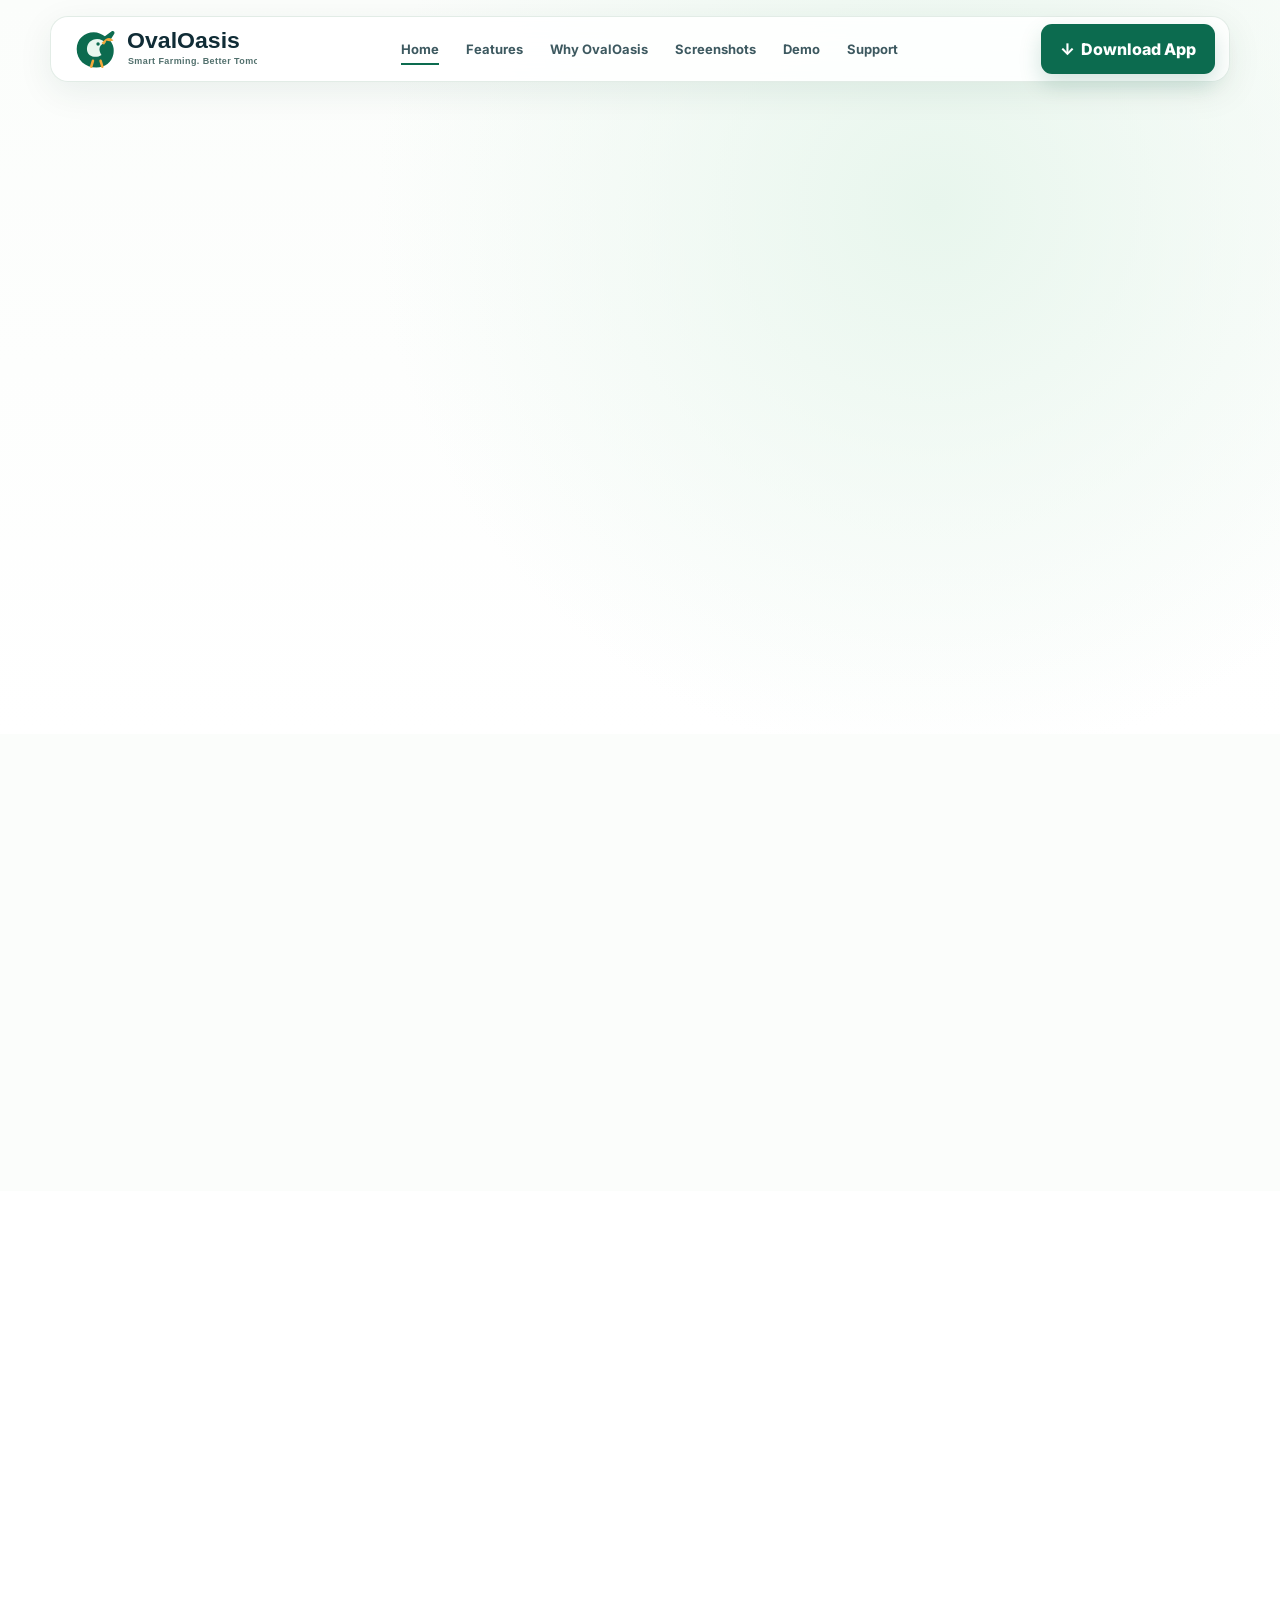
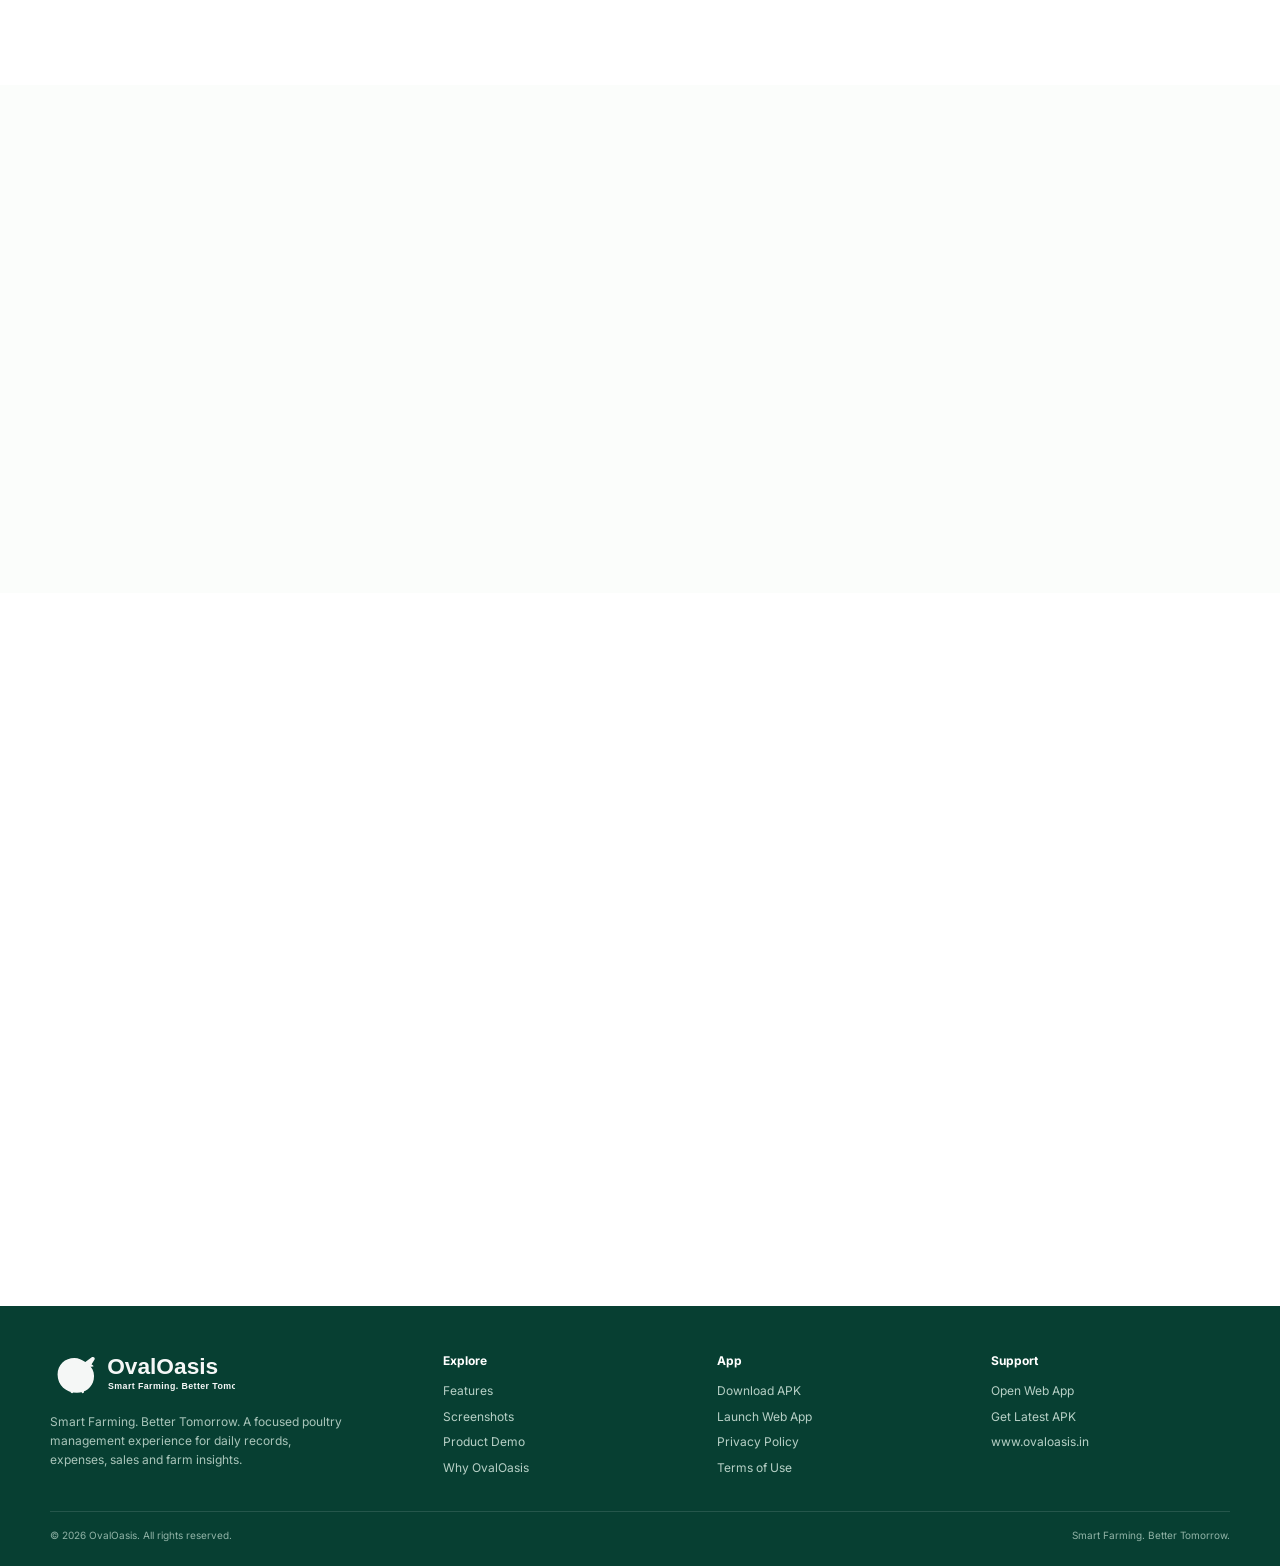
<file: website/index.html>
<!doctype html>
<html lang="en">
<head>
  <meta charset="utf-8">
  <meta name="viewport" content="width=device-width,initial-scale=1,viewport-fit=cover">
  <meta name="theme-color" content="#0c6b4f">
  <meta name="description" content="OvalOasis is a simple poultry farm management app for daily records, expenses, sales, lifting, reports and multi-flock tracking.">
  <meta property="og:title" content="OvalOasis — Smart Farming. Better Tomorrow.">
  <meta property="og:description" content="Manage your poultry farm smarter with OvalOasis.">
  <meta property="og:type" content="website">
  <meta property="og:url" content="https://www.ovaloasis.in/">
  <meta name="twitter:card" content="summary_large_image">
  <link rel="icon" href="assets/logo.svg" type="image/svg+xml">
  <link rel="preconnect" href="https://fonts.googleapis.com">
  <link rel="preconnect" href="https://fonts.gstatic.com" crossorigin>
  <link href="https://fonts.googleapis.com/css2?family=Inter:wght@400;500;600;700;800;900&display=swap" rel="stylesheet">
  <link rel="stylesheet" href="styles.css">
  <title>OvalOasis | Poultry Farm Management App</title>
</head>
<body>
<a class="skip-link" href="#main">Skip to content</a>

<header class="site-header">
  <div class="container">
    <nav class="nav-shell" aria-label="Main navigation">
      <a class="brand" href="#home" aria-label="OvalOasis home"><img src="assets/logo.svg" alt="OvalOasis"></a>
      <button class="menu-toggle" type="button" aria-label="Open menu" aria-expanded="false">☰</button>
      <div class="nav-links">
        <a class="active" href="#home">Home</a>
        <a href="#features">Features</a>
        <a href="#why">Why OvalOasis</a>
        <a href="#screenshots">Screenshots</a>
        <a href="#tour">Demo</a>
        <a href="#support">Support</a>
      </div>
      <a class="nav-cta" data-apk href="https://github.com/amzy/PoultryInventory-App/releases/latest/download/app-release.apk">↓&nbsp; Download App</a>
    </nav>
  </div>
</header>

<main id="main">
<section class="hero" id="home">
  <div class="container hero-grid">
    <div class="reveal">
      <div class="eyebrow"><span class="dot"></span> Built for everyday poultry farm work</div>
      <h1>Manage Your Poultry Farm <span>Smarter</span></h1>
      <p class="hero-copy">OvalOasis brings daily records, expenses, sales, lifting and farm insights into one simple workspace — so you can spend less time managing paperwork and more time running your farm.</p>
      <div class="quick-points" aria-label="Key benefits">
        <div class="quick"><div class="quick-icon">▥</div><b>Track Stock</b></div>
        <div class="quick"><div class="quick-icon">₹</div><b>Manage Expenses</b></div>
        <div class="quick"><div class="quick-icon">🛒</div><b>Monitor Sales</b></div>
        <div class="quick"><div class="quick-icon">↗</div><b>Grow Profit</b></div>
      </div>
      <div class="hero-actions">
        <a class="btn-primary" data-apk href="https://github.com/amzy/PoultryInventory-App/releases/latest/download/app-release.apk">↓&nbsp; Download Latest APK&nbsp; →</a>
        <button class="btn-secondary demo-button" type="button">▶&nbsp; Watch Product Demo</button>
      </div>
      <div class="meta">Version <span id="app-version">1.0.0</span> · Android · Free to use</div>
    </div>

    <div class="hero-visual reveal">
      <img class="farm-art" src="assets/farm-illustration.svg" alt="Healthy poultry farm illustration">
      <div class="phone-cluster">
        <div class="phone float">
          <div class="phone-screen">
            <div class="notch"></div>
            <div class="app-top"><span>Daily Records</span><span>⌕</span></div>
            <div class="app-body">
              <div class="mini-card green"><div class="mini-row"><span>Flock</span><span>18 Sep 2026</span></div><div class="mini-value">12,540 birds</div></div>
              <div class="mini-card"><div class="mini-row"><span>Feed</span><span>Today</span></div><div class="mini-value">620 kg</div></div>
              <div class="mini-card"><div class="mini-row"><span>Direct Lift</span><span>Live</span></div><div class="mini-value">11,400 kg</div></div>
              <div class="mini-card"><div class="mini-row"><span>Mortality</span><span>Today</span></div><div class="mini-value">12 birds</div></div>
            </div>
          </div>
        </div>
        <div class="phone main">
          <div class="phone-screen">
            <div class="notch"></div>
            <div class="app-top"><span>OvalOasis</span><span>⌕</span></div>
            <div class="app-body">
              <div style="font-size:13px;font-weight:900;margin:4px 0 9px">Dashboard</div>
              <div class="mini-card"><div class="mini-row"><span>Total Birds</span><span>Weight</span></div><div style="display:flex;justify-content:space-between"><div class="mini-value">12,540</div><div class="mini-value">18,420 kg</div></div></div>
              <div style="display:grid;grid-template-columns:1fr 1fr;gap:7px">
                <div class="mini-card" style="margin:0"><div class="mini-row"><span>Expenses</span></div><div class="mini-value" style="font-size:13px">₹1.59L</div></div>
                <div class="mini-card" style="margin:0"><div class="mini-row"><span>Sales</span></div><div class="mini-value" style="font-size:13px">₹2.84L</div></div>
              </div>
              <div class="mini-card green" style="margin-top:8px"><div class="mini-row"><span>Profit</span><span>+12%</span></div><div class="mini-value">₹1,59,160</div><div class="spark"><i style="height:25%"></i><i style="height:40%"></i><i style="height:34%"></i><i style="height:54%"></i><i style="height:47%"></i><i style="height:69%"></i><i style="height:58%"></i><i style="height:86%"></i></div></div>
              <div class="mini-card"><div class="mini-row"><span>Recent Activity</span><span>View all</span></div><div style="font-size:8px;margin-top:7px;line-height:1.9">• Feed purchase added<br>• Daily record updated<br>• Lifting sale recorded</div></div>
            </div>
          </div>
        </div>
      </div>
      <div class="hero-note">Healthy Birds<br>Profitable Farms<br>Brighter Futures</div>
      <div class="trust-strip">
        <div class="trust-item"><div>♟</div><strong>Built for</strong><span>real farm workflows</span></div>
        <div class="trust-item"><div>▤</div><strong>Designed for</strong><span>simple daily use</span></div>
        <div class="trust-item"><div>◇</div><strong>Continuous</strong><span>updates & support</span></div>
      </div>
    </div>
  </div>
</section>

<section class="section section-soft" id="features">
  <div class="container">
    <div class="section-head reveal">
      <div><div class="section-kicker">Everything in one place</div><h2>Everything You Need<br><span style="color:var(--green)">in One App</span></h2></div>
      <p>From daily records to financial reports, OvalOasis helps organize the numbers behind your poultry operation so you can focus on what matters most — growth.</p>
    </div>
    <div class="feature-grid">
      <article class="feature-card reveal"><div class="feature-icon">▣</div><h3>Daily Records</h3><p>Track feed, water, mortality, weights and production with less paperwork.</p></article>
      <article class="feature-card reveal"><div class="feature-icon">₹</div><h3>Expense Management</h3><p>Record and categorize farm expenses in one organized view.</p></article>
      <article class="feature-card reveal"><div class="feature-icon">🛒</div><h3>Sales & Lifting</h3><p>Manage direct and average lifts with detailed records and history.</p></article>
      <article class="feature-card reveal"><div class="feature-icon">▥</div><h3>Reports & Analytics</h3><p>Get a clearer view of performance, profitability and trends.</p></article>
      <article class="feature-card reveal"><div class="feature-icon">♙</div><h3>Multi-Flock Support</h3><p>Keep multiple flock records organized in the same app.</p></article>
      <article class="feature-card reveal"><div class="feature-icon">☁</div><h3>Data Backup & Sync</h3><p>Use local-first workflows with cloud synchronization for continuity.</p></article>
    </div>
  </div>
</section>

<section class="section" id="screenshots">
  <div class="container showcase-grid">
    <div class="panel reveal">
      <h2>App Screenshots</h2>
      <p class="panel-sub">Clean, simple and powerful interface</p>
      <div class="screens">
        <div class="screen-card"><div class="screen-phone"><div class="tiny-ui"><div class="tiny-title">Dashboard</div><div class="tiny-box">Total Birds <b>12,540</b></div><div class="tiny-box">Profit <b>₹1.59L</b></div><div class="tiny-bars"><i style="height:30%"></i><i style="height:48%"></i><i style="height:40%"></i><i style="height:62%"></i><i style="height:54%"></i><i style="height:78%"></i></div></div></div><div class="screen-caption">Dashboard<small>Overview</small></div></div>
        <div class="screen-card"><div class="screen-phone"><div class="tiny-ui"><div class="tiny-title">Daily Records</div><div class="tiny-box">Feed · 620 kg</div><div class="tiny-box">Mortality · 12</div><div class="tiny-box">Direct Lift · 11,400 kg</div><div class="tiny-box">Weight · 18,420 kg</div></div></div><div class="screen-caption">Daily Records<small>Feed, Mortality, Lifts</small></div></div>
        <div class="screen-card"><div class="screen-phone"><div class="tiny-ui"><div class="tiny-title">Expenses</div><div class="tiny-box">Feed Purchase</div><div class="tiny-box">Transport</div><div class="tiny-box">Medicine</div><div class="tiny-box" style="background:#0c6b4f;color:#fff;text-align:center">Save</div></div></div><div class="screen-caption">Expenses<small>Track Costs</small></div></div>
        <div class="screen-card"><div class="screen-phone"><div class="tiny-ui"><div class="tiny-title">Reports</div><div class="tiny-box">Expenses · ₹1.59L</div><div class="tiny-bars"><i style="height:45%"></i><i style="height:65%"></i><i style="height:55%"></i><i style="height:83%"></i><i style="height:70%"></i></div></div></div><div class="screen-caption">Reports<small>Detailed Analytics</small></div></div>
      </div>
    </div>

    <div class="panel reveal" id="why">
      <h2>Why Farmers Choose OvalOasis</h2>
      <p class="panel-sub">Designed around practical farm management, not complicated software.</p>
      <div class="why-grid">
        <div class="why"><div class="why-icon">✓</div><div><h3>Easy to Use</h3><p>Simple and intuitive workflows for everyday records.</p></div></div>
        <div class="why"><div class="why-icon">♟</div><div><h3>Built for Poultry</h3><p>Organized around flock, feed, mortality and lifting workflows.</p></div></div>
        <div class="why"><div class="why-icon">◷</div><div><h3>Save Time</h3><p>Capture information quickly while you are on the move.</p></div></div>
        <div class="why"><div class="why-icon">₹</div><div><h3>Cost Effective</h3><p>Powerful farm features without a complicated setup.</p></div></div>
        <div class="why"><div class="why-icon">◇</div><div><h3>Reliable & Secure</h3><p>Local-first data handling with cloud synchronization.</p></div></div>
        <div class="why"><div class="why-icon">⚙</div><div><h3>Continuous Improvement</h3><p>Built to evolve with practical farm-management needs.</p></div></div>
      </div>
    </div>
  </div>
</section>

<section class="section section-soft" id="tour">
  <div class="container tour">
    <div class="tour-copy reveal">
      <div class="section-kicker">Interactive product tour</div>
      <h2 id="tour-title">See your flock at a glance</h2>
      <p id="tour-copy">Track birds, weight, daily activity and key farm numbers without digging through notebooks.</p>
      <div class="tour-tabs" role="tablist" aria-label="Product tour">
        <button class="tour-tab active" type="button">Dashboard</button>
        <button class="tour-tab" type="button">Daily Records</button>
        <button class="tour-tab" type="button">Finance</button>
        <button class="tour-tab" type="button">Reports</button>
      </div>
    </div>
    <div class="demo-window reveal" aria-label="Animated OvalOasis product preview">
      <div class="demo-toolbar"><span class="demo-dot"></span><span class="demo-dot"></span><span class="demo-dot"></span></div>
      <div class="demo-stage">
        <div class="demo-pane">
          <h4>OvalOasis · Farm Dashboard</h4>
          <div class="demo-metric"><span style="font-size:9px;color:#6d7d80">Current view</span><b id="tour-metric">12,540 birds</b></div>
          <div class="demo-chart" id="tour-chart"></div>
        </div>
        <div class="demo-pane">
          <h4>Quick actions</h4>
          <div class="mini-card"><div class="mini-row"><span>Daily Record</span><span>+</span></div><div style="font-size:10px;margin-top:5px">Feed · Mortality · Weight</div></div>
          <div class="mini-card"><div class="mini-row"><span>Sales / Lifting</span><span>+</span></div><div style="font-size:10px;margin-top:5px">Average · Direct · History</div></div>
          <div class="mini-card"><div class="mini-row"><span>Expenses</span><span>+</span></div><div style="font-size:10px;margin-top:5px">Track · Categorize · Review</div></div>
        </div>
      </div>
    </div>
  </div>
</section>

<section class="section" id="support">
  <div class="container">
    <div class="marketing-band reveal">
      <div><div class="section-kicker">Start in minutes</div><h2>Put your farm records in your hands.</h2><p>Download the latest Android app or open the web experience to explore OvalOasis.</p><a class="btn-primary" data-apk href="https://github.com/amzy/PoultryInventory-App/releases/latest/download/app-release.apk">↓&nbsp; Download Latest APK</a></div>
      <div><div style="font-size:13px;font-weight:800;color:var(--green)">Need help?</div><p style="margin:6px 0 12px">For app support, use the support contact provided with your farm setup or open the web experience.</p><a class="btn-secondary" href="https://app.ovaloasis.in">↗&nbsp; Open Web App</a></div>
    </div>
  </div>
</section>

<section class="cta">
  <div class="container">
    <div class="cta-card reveal">
      <div><div class="section-kicker">OvalOasis</div><h2>Ready to Grow Your Farm?</h2><p>Download OvalOasis and experience a simpler way to manage poultry records, costs and sales.</p><a class="btn-primary" data-apk href="https://github.com/amzy/PoultryInventory-App/releases/latest/download/app-release.apk">↓&nbsp; Download Latest APK</a><div class="meta">Version <span>1.0.0</span> · Android · Free to use</div></div>
      <div class="cta-art"><div class="phone-outline"></div><div class="hand-note">Your Farm<br>In Your Hands</div></div>
    </div>
  </div>
</section>
</main>

<footer class="footer">
  <div class="container">
    <div class="footer-grid">
      <div class="footer-brand"><img src="assets/logo.svg" alt="OvalOasis"><p>Smart Farming. Better Tomorrow. A focused poultry management experience for daily records, expenses, sales and farm insights.</p></div>
      <div><h4>Explore</h4><div class="footer-links"><a href="#features">Features</a><a href="#screenshots">Screenshots</a><a href="#tour">Product Demo</a><a href="#why">Why OvalOasis</a></div></div>
      <div><h4>App</h4><div class="footer-links"><a data-apk href="https://github.com/amzy/PoultryInventory-App/releases/latest/download/app-release.apk">Download APK</a><a href="https://app.ovaloasis.in">Launch Web App</a><a href="https://app.ovaloasis.in/privacy-policy.html">Privacy Policy</a><a href="https://app.ovaloasis.in/terms-and-conditions.html">Terms of Use</a></div></div>
      <div><h4>Support</h4><div class="footer-links"><a href="https://app.ovaloasis.in">Open Web App</a><a data-apk href="https://github.com/amzy/PoultryInventory-App/releases/latest/download/app-release.apk">Get Latest APK</a><a href="https://www.ovaloasis.in/">www.ovaloasis.in</a></div></div>
    </div>
    <div class="footer-bottom"><span>© 2026 OvalOasis. All rights reserved.</span><span>Smart Farming. Better Tomorrow.</span></div>
  </div>
</footer>

<div id="demo-modal" role="dialog" aria-modal="true" aria-label="OvalOasis product demo" style="display:none;position:fixed;inset:0;z-index:100;background:rgba(7,35,28,.72);backdrop-filter:blur(10px);align-items:center;justify-content:center;padding:18px">
  <div style="width:min(920px,100%);max-height:90vh;overflow:auto;background:#f7fbf8;border-radius:24px;padding:18px;box-shadow:0 30px 80px rgba(0,0,0,.3);position:relative">
    <button class="demo-close" type="button" aria-label="Close demo" style="position:absolute;right:14px;top:12px;width:36px;height:36px;border:0;border-radius:50%;background:#fff;font-size:20px;cursor:pointer">×</button>
    <div style="padding:8px 8px 15px"><div class="section-kicker">Product demo</div><h2 style="margin:5px 0;font-size:30px">OvalOasis in motion</h2><p style="margin:0;color:var(--muted);font-size:13px">Explore the main workflows without leaving the page.</p></div>
    <div class="demo-stage" style="height:380px">
      <div class="demo-pane"><h4>Dashboard</h4><div class="demo-metric"><span style="font-size:9px;color:#6d7d80">Farm overview</span><b>12,540 birds</b></div><div class="demo-chart" style="height:170px"><i style="height:35%"></i><i style="height:51%"></i><i style="height:45%"></i><i style="height:66%"></i><i style="height:59%"></i><i style="height:82%"></i><i style="height:93%"></i></div></div>
      <div class="demo-pane"><h4>Daily records & sales</h4><div class="mini-card green"><div class="mini-row"><span>Direct Lift</span><span>Today</span></div><div class="mini-value">11,400 kg</div></div><div class="mini-card"><div class="mini-row"><span>Feed</span><span>620 kg</span></div><div class="mini-value">₹42,300</div></div><div class="mini-card"><div class="mini-row"><span>Mortality</span><span>12 birds</span></div><div class="mini-value">0.10%</div></div><div class="mini-card"><div class="mini-row"><span>Reports</span><span>View</span></div><div style="font-size:9px;margin-top:5px">Performance · Expenses · Sales</div></div></div>
    </div>
  </div>
</div>

<script>
  const modal=document.getElementById('demo-modal');
  document.querySelector('.demo-button')?.addEventListener('click',()=>{modal.style.display='flex';document.body.style.overflow='hidden'});
  document.querySelector('.demo-close')?.addEventListener('click',()=>{modal.style.display='none';document.body.style.overflow=''});
  modal?.addEventListener('click',e=>{if(e.target===modal){modal.style.display='none';document.body.style.overflow=''}});
</script>
<script src="script.js" defer></script>
</body>
</html>
</file>
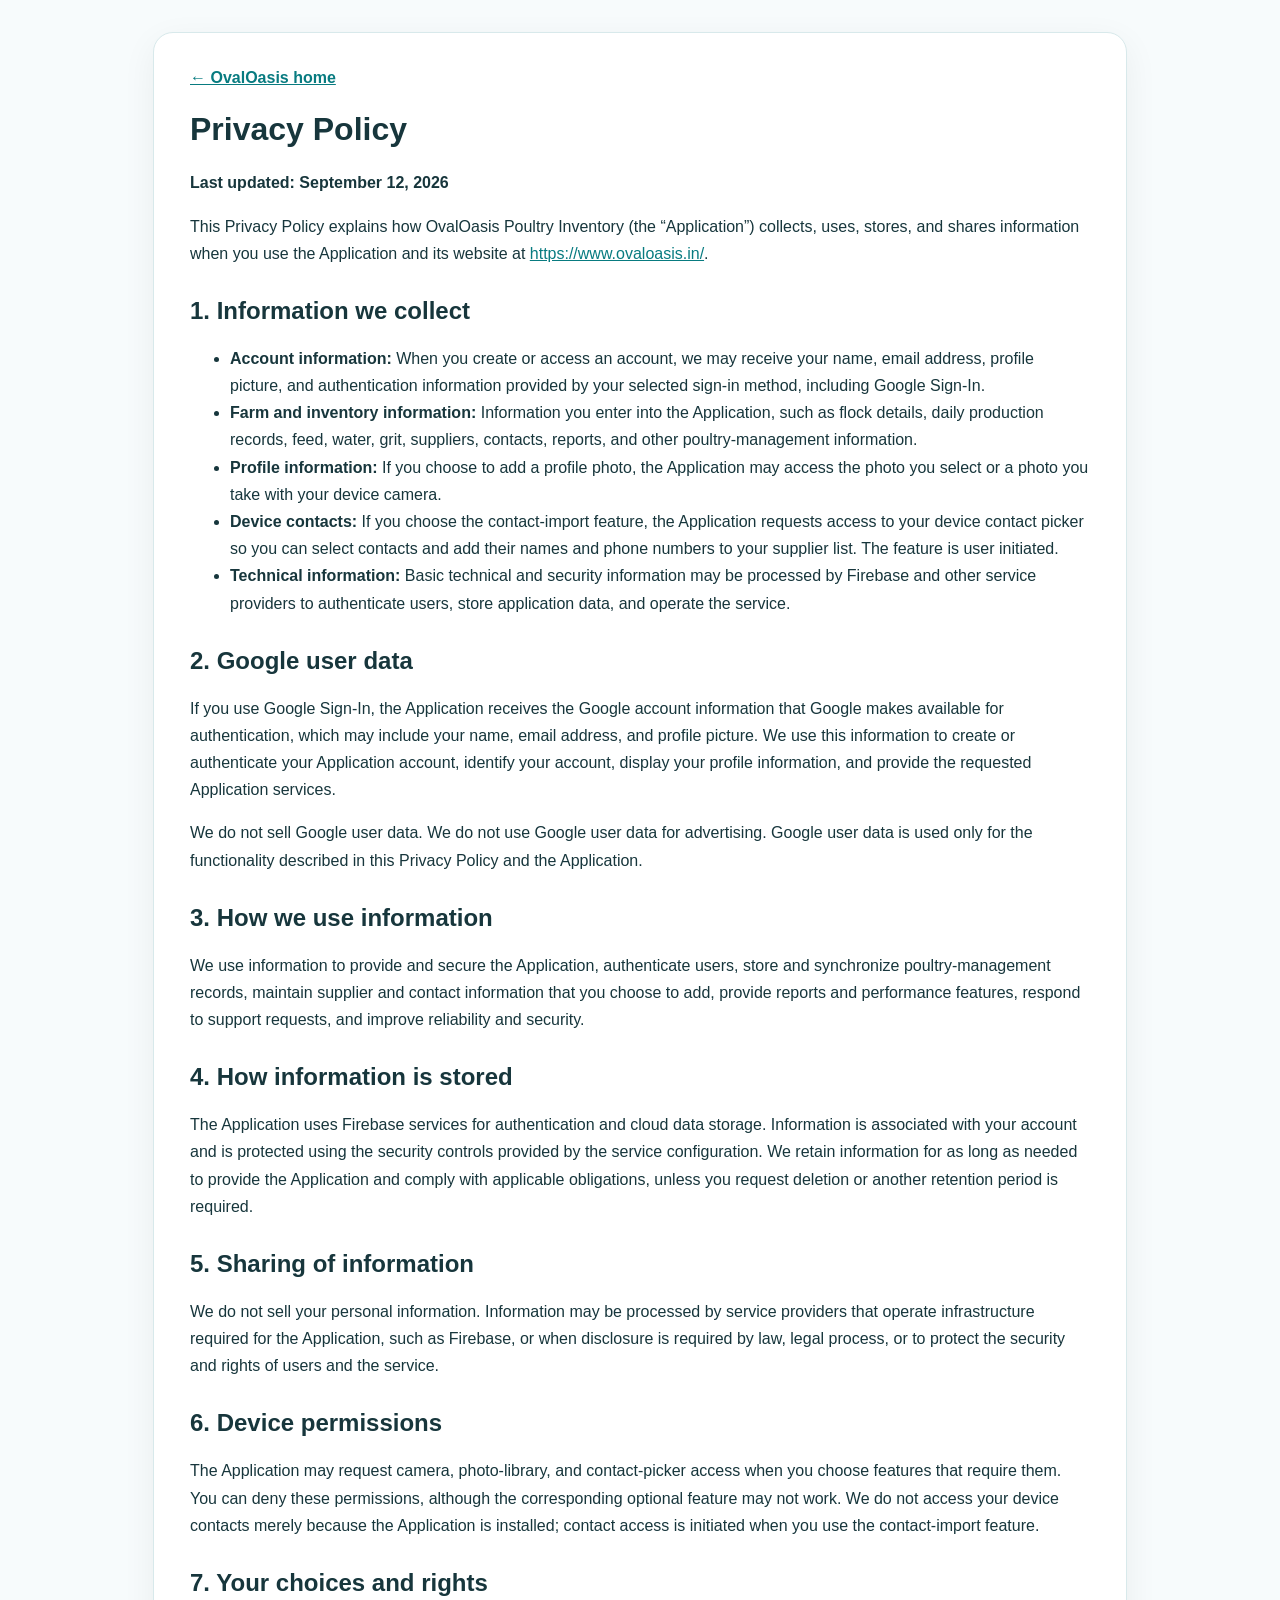
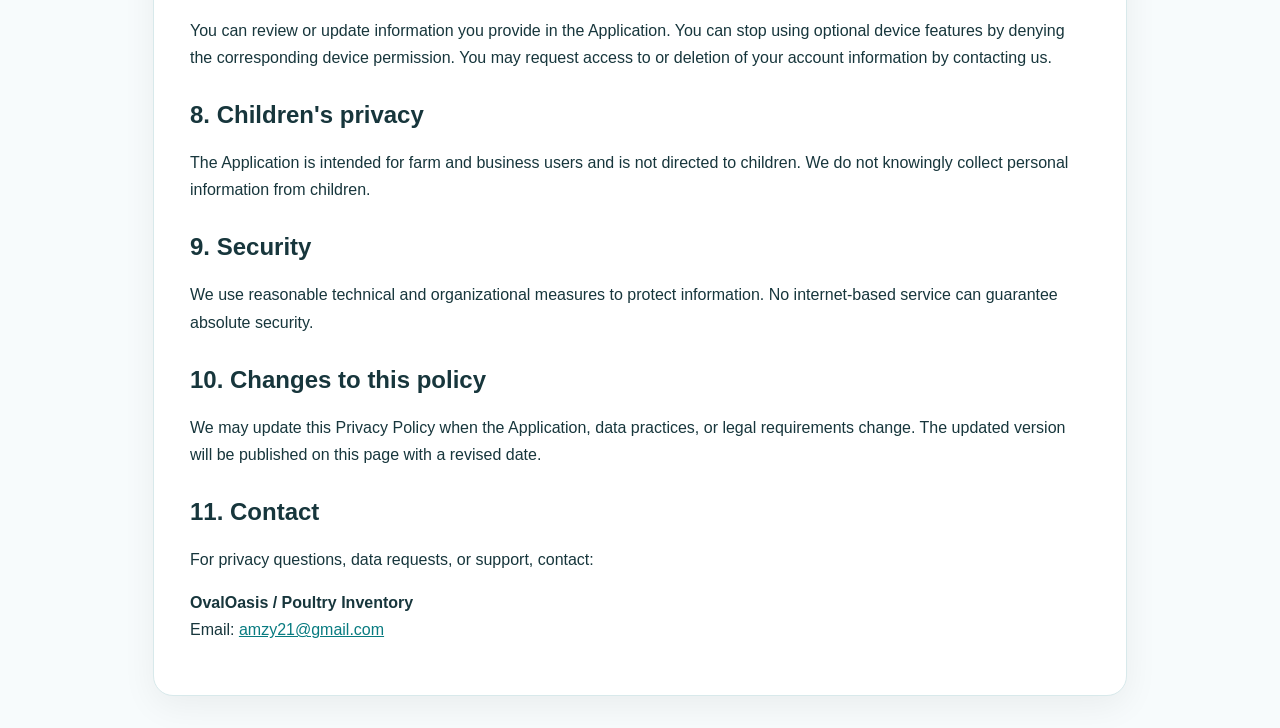
<file: web/privacy-policy.html>
<!DOCTYPE html>
<html lang="en">
<head>
  <meta charset="UTF-8">
  <meta name="viewport" content="width=device-width, initial-scale=1.0">
  <meta name="description" content="Privacy Policy for OvalOasis Poultry Inventory.">
  <title>Privacy Policy - OvalOasis Poultry Inventory</title>
  <style>
    body { margin:0; font-family:-apple-system,BlinkMacSystemFont,"Segoe UI",Roboto,Arial,sans-serif; color:#17363c; background:#f7fbfc; }
    main { width:min(900px, calc(100% - 32px)); margin:32px auto; background:#fff; padding:36px; border-radius:20px; border:1px solid #d8e9eb; box-shadow:0 10px 35px rgba(0,0,0,.06); }
    h1 { margin-top:0; } h2 { margin-top:30px; } p,li { line-height:1.7; } a { color:#087b80; }
    .back { display:inline-block; margin-bottom:24px; font-weight:600; }
  </style>
</head>
<body>
<main>
<a class="back" href="/">← OvalOasis home</a>
<h1>Privacy Policy</h1>
<p><strong>Last updated: September 12, 2026</strong></p>
<p>This Privacy Policy explains how OvalOasis Poultry Inventory (the “Application”) collects, uses, stores, and shares information when you use the Application and its website at <a href="https://www.ovaloasis.in/">https://www.ovaloasis.in/</a>.</p>

<h2>1. Information we collect</h2>
<ul>
<li><strong>Account information:</strong> When you create or access an account, we may receive your name, email address, profile picture, and authentication information provided by your selected sign-in method, including Google Sign-In.</li>
<li><strong>Farm and inventory information:</strong> Information you enter into the Application, such as flock details, daily production records, feed, water, grit, suppliers, contacts, reports, and other poultry-management information.</li>
<li><strong>Profile information:</strong> If you choose to add a profile photo, the Application may access the photo you select or a photo you take with your device camera.</li>
<li><strong>Device contacts:</strong> If you choose the contact-import feature, the Application requests access to your device contact picker so you can select contacts and add their names and phone numbers to your supplier list. The feature is user initiated.</li>
<li><strong>Technical information:</strong> Basic technical and security information may be processed by Firebase and other service providers to authenticate users, store application data, and operate the service.</li>
</ul>

<h2>2. Google user data</h2>
<p>If you use Google Sign-In, the Application receives the Google account information that Google makes available for authentication, which may include your name, email address, and profile picture. We use this information to create or authenticate your Application account, identify your account, display your profile information, and provide the requested Application services.</p>
<p>We do not sell Google user data. We do not use Google user data for advertising. Google user data is used only for the functionality described in this Privacy Policy and the Application.</p>

<h2>3. How we use information</h2>
<p>We use information to provide and secure the Application, authenticate users, store and synchronize poultry-management records, maintain supplier and contact information that you choose to add, provide reports and performance features, respond to support requests, and improve reliability and security.</p>

<h2>4. How information is stored</h2>
<p>The Application uses Firebase services for authentication and cloud data storage. Information is associated with your account and is protected using the security controls provided by the service configuration. We retain information for as long as needed to provide the Application and comply with applicable obligations, unless you request deletion or another retention period is required.</p>

<h2>5. Sharing of information</h2>
<p>We do not sell your personal information. Information may be processed by service providers that operate infrastructure required for the Application, such as Firebase, or when disclosure is required by law, legal process, or to protect the security and rights of users and the service.</p>

<h2>6. Device permissions</h2>
<p>The Application may request camera, photo-library, and contact-picker access when you choose features that require them. You can deny these permissions, although the corresponding optional feature may not work. We do not access your device contacts merely because the Application is installed; contact access is initiated when you use the contact-import feature.</p>

<h2>7. Your choices and rights</h2>
<p>You can review or update information you provide in the Application. You can stop using optional device features by denying the corresponding device permission. You may request access to or deletion of your account information by contacting us.</p>

<h2>8. Children's privacy</h2>
<p>The Application is intended for farm and business users and is not directed to children. We do not knowingly collect personal information from children.</p>

<h2>9. Security</h2>
<p>We use reasonable technical and organizational measures to protect information. No internet-based service can guarantee absolute security.</p>

<h2>10. Changes to this policy</h2>
<p>We may update this Privacy Policy when the Application, data practices, or legal requirements change. The updated version will be published on this page with a revised date.</p>

<h2>11. Contact</h2>
<p>For privacy questions, data requests, or support, contact:</p>
<p><strong>OvalOasis / Poultry Inventory</strong><br>Email: <a href="mailto:amzy21@gmail.com">amzy21@gmail.com</a></p>
</main>
</body>
</html>
</file>
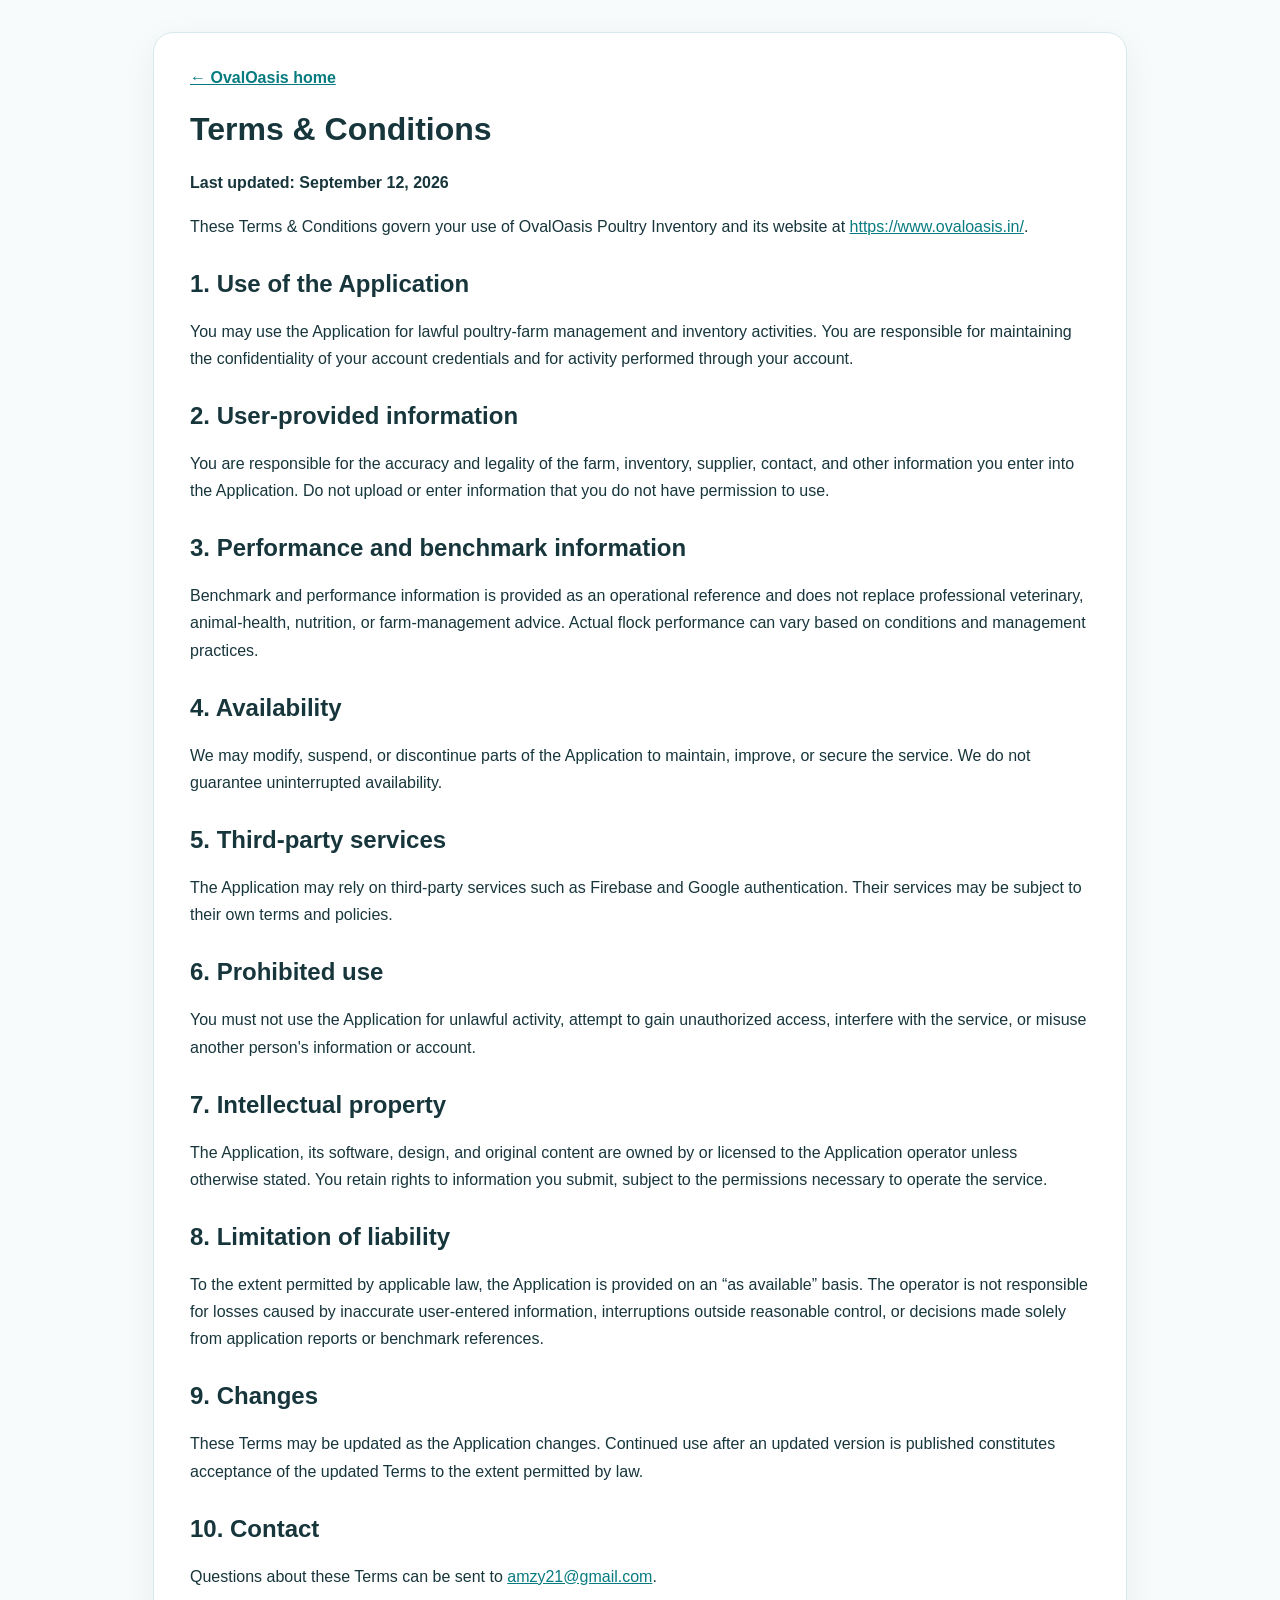
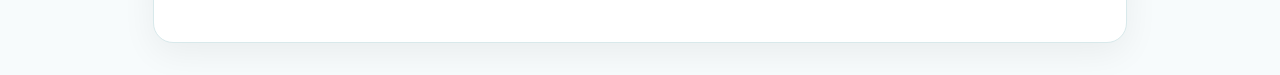
<file: web/terms-and-conditions.html>
<!DOCTYPE html>
<html lang="en">
<head>
  <meta charset="UTF-8">
  <meta name="viewport" content="width=device-width, initial-scale=1.0">
  <meta name="description" content="Terms and Conditions for OvalOasis Poultry Inventory.">
  <title>Terms &amp; Conditions - OvalOasis Poultry Inventory</title>
  <style>body{margin:0;font-family:-apple-system,BlinkMacSystemFont,"Segoe UI",Roboto,Arial,sans-serif;color:#17363c;background:#f7fbfc}main{width:min(900px,calc(100% - 32px));margin:32px auto;background:#fff;padding:36px;border-radius:20px;border:1px solid #d8e9eb;box-shadow:0 10px 35px rgba(0,0,0,.06)}h1{margin-top:0}h2{margin-top:30px}p,li{line-height:1.7}a{color:#087b80}.back{display:inline-block;margin-bottom:24px;font-weight:600}</style>
</head>
<body><main>
<a class="back" href="/">← OvalOasis home</a>
<h1>Terms &amp; Conditions</h1>
<p><strong>Last updated: September 12, 2026</strong></p>
<p>These Terms &amp; Conditions govern your use of OvalOasis Poultry Inventory and its website at <a href="https://www.ovaloasis.in/">https://www.ovaloasis.in/</a>.</p>
<h2>1. Use of the Application</h2><p>You may use the Application for lawful poultry-farm management and inventory activities. You are responsible for maintaining the confidentiality of your account credentials and for activity performed through your account.</p>
<h2>2. User-provided information</h2><p>You are responsible for the accuracy and legality of the farm, inventory, supplier, contact, and other information you enter into the Application. Do not upload or enter information that you do not have permission to use.</p>
<h2>3. Performance and benchmark information</h2><p>Benchmark and performance information is provided as an operational reference and does not replace professional veterinary, animal-health, nutrition, or farm-management advice. Actual flock performance can vary based on conditions and management practices.</p>
<h2>4. Availability</h2><p>We may modify, suspend, or discontinue parts of the Application to maintain, improve, or secure the service. We do not guarantee uninterrupted availability.</p>
<h2>5. Third-party services</h2><p>The Application may rely on third-party services such as Firebase and Google authentication. Their services may be subject to their own terms and policies.</p>
<h2>6. Prohibited use</h2><p>You must not use the Application for unlawful activity, attempt to gain unauthorized access, interfere with the service, or misuse another person's information or account.</p>
<h2>7. Intellectual property</h2><p>The Application, its software, design, and original content are owned by or licensed to the Application operator unless otherwise stated. You retain rights to information you submit, subject to the permissions necessary to operate the service.</p>
<h2>8. Limitation of liability</h2><p>To the extent permitted by applicable law, the Application is provided on an “as available” basis. The operator is not responsible for losses caused by inaccurate user-entered information, interruptions outside reasonable control, or decisions made solely from application reports or benchmark references.</p>
<h2>9. Changes</h2><p>These Terms may be updated as the Application changes. Continued use after an updated version is published constitutes acceptance of the updated Terms to the extent permitted by law.</p>
<h2>10. Contact</h2><p>Questions about these Terms can be sent to <a href="mailto:amzy21@gmail.com">amzy21@gmail.com</a>.</p>
</main></body></html>
</file>
<file: website/styles.css>
:root{--green:#0c6b4f;--green-2:#0f8a64;--green-3:#dff4e8;--ink:#102c36;--muted:#5b6f78;--cream:#f8fbf8;--line:#dfeae4;--white:#fff;--orange:#f4a83b;--shadow:0 18px 50px rgba(18,59,47,.10);--radius:22px}*{box-sizing:border-box}html{scroll-behavior:smooth}body{margin:0;color:var(--ink);font-family:Inter,ui-sans-serif,system-ui,-apple-system,BlinkMacSystemFont,"Segoe UI",sans-serif;background:#fff;line-height:1.55}a{color:inherit;text-decoration:none}button{font:inherit}img{max-width:100%;display:block}.container{width:min(1180px,calc(100% - 40px));margin:auto}.skip-link{position:fixed;left:16px;top:-60px;background:var(--green);color:#fff;padding:10px 14px;border-radius:10px;z-index:1000}.skip-link:focus{top:16px}.site-header{position:fixed;inset:16px 0 auto;z-index:50}.nav-shell{height:66px;display:flex;align-items:center;justify-content:space-between;padding:8px 14px 8px 18px;background:rgba(255,255,255,.88);backdrop-filter:blur(18px);border:1px solid rgba(223,234,228,.9);border-radius:18px;box-shadow:0 10px 35px rgba(18,59,47,.08)}.brand img{width:188px;height:auto}.nav-links{display:flex;align-items:center;gap:27px;font-size:13px;font-weight:700;color:#3d5960}.nav-links a{position:relative;padding:8px 0}.nav-links a:after{content:"";position:absolute;left:0;right:100%;bottom:2px;height:2px;background:var(--green);transition:right .25s}.nav-links a:hover:after,.nav-links a.active:after{right:0}.nav-cta,.btn-primary{display:inline-flex;align-items:center;justify-content:center;gap:10px;background:var(--green);color:#fff;border:0;border-radius:11px;padding:13px 19px;font-weight:800;box-shadow:0 10px 22px rgba(12,107,79,.18);transition:transform .25s,box-shadow .25s,background .25s}.nav-cta:hover,.btn-primary:hover{transform:translateY(-2px);background:#09583f;box-shadow:0 14px 30px rgba(12,107,79,.25)}.menu-toggle{display:none;border:0;background:transparent;font-size:25px;color:var(--green)}.hero{padding:145px 0 36px;background:radial-gradient(circle at 73% 28%,#e8f6ed 0,rgba(232,246,237,.45) 27%,transparent 52%),linear-gradient(180deg,#fbfdfb 0,#fff 100%);overflow:hidden}.hero-grid{display:grid;grid-template-columns:1.02fr 1.08fr;align-items:center;gap:26px}.eyebrow{display:inline-flex;align-items:center;gap:8px;padding:7px 11px;border:1px solid #cfe6d9;border-radius:999px;background:#f4fbf6;color:var(--green);font-size:12px;font-weight:800}.eyebrow .dot{width:7px;height:7px;border-radius:50%;background:#32a36d;box-shadow:0 0 0 5px #dff4e8}.hero h1{font-size:clamp(44px,5.1vw,70px);line-height:.99;letter-spacing:-2.8px;margin:19px 0 20px;max-width:680px}.hero h1 span{color:var(--green)}.hero-copy{font-size:17px;line-height:1.65;color:var(--muted);max-width:570px}.quick-points{display:flex;gap:0;margin:24px 0}.quick{min-width:112px;padding:0 18px;border-right:1px solid var(--line);text-align:center}.quick:first-child{padding-left:0}.quick:last-child{border:0}.quick-icon{width:42px;height:42px;border-radius:50%;display:grid;place-items:center;margin:0 auto 8px;background:#eaf7ef;color:var(--green);font-weight:900}.quick b{font-size:12px}.hero-actions{display:flex;gap:12px;flex-wrap:wrap}.btn-secondary{display:inline-flex;align-items:center;gap:10px;padding:12px 18px;border:1.5px solid #70ae93;border-radius:11px;color:var(--green);font-weight:800;background:#fff;transition:.25s}.btn-secondary:hover{background:#f3fbf6;transform:translateY(-2px)}.meta{font-size:12px;color:#6f8086;margin-top:9px}.hero-visual{position:relative;min-height:510px}.farm-art{position:absolute;inset:0 0 0 auto;width:72%;height:100%;object-fit:cover;border-radius:40px;opacity:.98}.phone-cluster{position:absolute;left:2%;bottom:18px;display:flex;align-items:flex-end;gap:12px;z-index:2}.phone{width:190px;height:382px;background:#111b1a;border:5px solid #111;border-radius:32px;padding:7px;box-shadow:0 28px 55px rgba(14,48,39,.25);transform:rotate(-5deg);overflow:hidden}.phone.main{width:214px;height:430px;transform:rotate(1deg);margin-bottom:0}.phone-screen{height:100%;border-radius:23px;background:#f7fbf8;overflow:hidden;position:relative}.notch{width:82px;height:17px;background:#101414;border-radius:0 0 12px 12px;position:absolute;left:50%;top:0;transform:translateX(-50%);z-index:3}.app-top{height:52px;padding:19px 13px 8px;display:flex;justify-content:space-between;align-items:end;font-size:10px;font-weight:900}.app-body{padding:8px}.mini-card{background:#fff;border:1px solid #e2ebe5;border-radius:12px;padding:9px;margin-bottom:8px;box-shadow:0 5px 12px rgba(18,59,47,.04)}.mini-card.green{background:#e9f8ee;border-color:#d4ecdc}.mini-row{display:flex;justify-content:space-between;gap:6px;font-size:8px;color:#65777b}.mini-value{font-size:16px;font-weight:900;margin-top:3px}.spark{height:50px;display:flex;align-items:flex-end;gap:4px;margin-top:7px}.spark i{display:block;width:8px;border-radius:5px 5px 1px 1px;background:#57ad7f}.hero-note{position:absolute;right:0;top:130px;z-index:4;max-width:270px;color:#0c6b4f;font-size:23px;line-height:1.3;font-family:"Segoe Print","Bradley Hand",cursive;font-weight:700;transform:rotate(-4deg)}.hero-note:after{content:"";display:block;width:145px;height:26px;border-bottom:3px solid var(--green);border-radius:50%;transform:rotate(-5deg);margin:4px 0 0 12px}.trust-strip{position:absolute;right:0;bottom:0;z-index:4;display:grid;grid-template-columns:repeat(3,1fr);width:min(520px,80%);padding:18px;background:rgba(255,255,255,.94);backdrop-filter:blur(12px);border:1px solid #e2ebe5;border-radius:16px;box-shadow:var(--shadow)}.trust-item{text-align:center;padding:0 14px;border-right:1px solid var(--line)}.trust-item:last-child{border:0}.trust-item strong{display:block;font-size:12px;margin-top:5px}.trust-item span{font-size:10px;color:#7b8a8e}.section{padding:72px 0}.section-soft{background:#fbfdfb}.section-head{display:flex;justify-content:space-between;gap:35px;align-items:end;margin-bottom:26px}.section-kicker{font-size:12px;font-weight:900;color:var(--green);text-transform:uppercase;letter-spacing:1.3px}.section h2{font-size:clamp(30px,3.4vw,43px);line-height:1.08;letter-spacing:-1.4px;margin:7px 0 0}.section-head p{max-width:470px;color:var(--muted);margin:0;font-size:14px}.feature-grid{display:grid;grid-template-columns:repeat(6,1fr);gap:12px}.feature-card{min-height:148px;padding:17px;border:1px solid var(--line);border-radius:16px;transition:transform .25s,box-shadow .25s}.feature-card:nth-child(1){background:#effaf2}.feature-card:nth-child(2){background:#eff8fd}.feature-card:nth-child(3){background:#fff8ed}.feature-card:nth-child(4){background:#f8f2ff}.feature-card:nth-child(5){background:#fff0f5}.feature-card:nth-child(6){background:#eefaf9}.feature-card:hover{transform:translateY(-5px);box-shadow:0 14px 30px rgba(18,59,47,.09)}.feature-icon{width:42px;height:42px;border-radius:50%;display:grid;place-items:center;background:#fff;margin-bottom:12px;font-size:19px;box-shadow:0 4px 12px rgba(18,59,47,.06)}.feature-card h3{font-size:13px;margin:0 0 7px}.feature-card p{font-size:11px;color:#63757a;margin:0}.showcase-grid{display:grid;grid-template-columns:1.08fr .92fr;gap:14px}.panel{border:1px solid var(--line);border-radius:18px;background:#fff;padding:22px;overflow:hidden}.panel h2{font-size:22px;margin:0 0 3px}.panel-sub{font-size:12px;color:var(--muted);margin:0 0 18px}.screens{display:flex;justify-content:center;gap:20px;align-items:flex-end;padding:4px 0 4px}.screen-card{width:105px}.screen-phone{height:195px;border:4px solid #121919;border-radius:20px;background:#f7fbf8;padding:4px;box-shadow:0 10px 20px rgba(18,59,47,.15)}.screen-caption{text-align:center;font-size:10px;font-weight:800;margin-top:8px}.screen-caption small{display:block;color:#7b898d;font-weight:600;margin-top:2px}.tiny-ui{height:100%;border-radius:14px;background:#fff;padding:13px 7px 7px;position:relative;overflow:hidden}.tiny-ui:before{content:"";position:absolute;top:0;left:50%;transform:translateX(-50%);width:44px;height:9px;border-radius:0 0 8px 8px;background:#111}.tiny-title{font-size:7px;font-weight:900;margin:9px 0}.tiny-box{border:1px solid #e2ebe5;border-radius:6px;padding:6px;margin-bottom:5px;font-size:6px}.tiny-bars{height:68px;display:flex;align-items:end;gap:4px;padding:5px}.tiny-bars i{flex:1;background:#4aa875;border-radius:3px 3px 0 0}.why-grid{display:grid;grid-template-columns:1fr 1fr;gap:16px 25px;margin-top:14px}.why{display:grid;grid-template-columns:47px 1fr;gap:11px;align-items:start}.why-icon{width:44px;height:44px;border-radius:50%;display:grid;place-items:center;background:#ecf8f0;color:var(--green);font-weight:900;font-size:18px}.why h3{font-size:13px;margin:1px 0 4px}.why p{font-size:11px;color:#718085;margin:0}.marketing-band{display:grid;grid-template-columns:1fr .9fr;align-items:center;gap:25px;background:linear-gradient(120deg,#eef9f1,#e4f4e9);border:1px solid #d6ecdd;border-radius:20px;padding:28px 30px}.marketing-band h2{font-size:29px;margin:0 0 7px}.marketing-band p{color:var(--muted);font-size:13px;margin:0 0 15px}.tour{position:relative;display:grid;grid-template-columns:.72fr 1.28fr;gap:30px;align-items:center}.tour-copy h2{font-size:38px;line-height:1.08;margin:8px 0 12px}.tour-copy p{color:var(--muted);font-size:14px}.tour-tabs{display:flex;gap:8px;flex-wrap:wrap;margin-top:20px}.tour-tab{border:1px solid var(--line);background:#fff;border-radius:999px;padding:8px 12px;font-size:11px;font-weight:800;color:#5e7075;cursor:pointer}.tour-tab.active{background:var(--green);border-color:var(--green);color:#fff}.demo-window{border:1px solid #dbe7e0;border-radius:22px;background:#f7fbf8;padding:16px;box-shadow:var(--shadow);min-height:360px}.demo-toolbar{height:30px;display:flex;gap:5px;align-items:center}.demo-dot{width:8px;height:8px;border-radius:50%;background:#c8d7d0}.demo-stage{height:300px;display:grid;grid-template-columns:1fr 1fr;gap:13px}.demo-pane{background:#fff;border:1px solid #e1ebe5;border-radius:15px;padding:13px;overflow:hidden}.demo-pane h4{font-size:12px;margin:0 0 10px}.demo-metric{padding:11px;border-radius:11px;background:#eef8f1;margin-bottom:8px}.demo-metric b{display:block;font-size:18px}.demo-chart{height:115px;display:flex;align-items:end;gap:7px;padding:12px 5px 5px}.demo-chart i{flex:1;background:#62b486;border-radius:5px 5px 2px 2px;animation:barPulse 2.2s ease-in-out infinite alternate}.demo-chart i:nth-child(2){height:38%}.demo-chart i:nth-child(3){height:58%}.demo-chart i:nth-child(4){height:47%}.demo-chart i:nth-child(5){height:75%}.demo-chart i:nth-child(6){height:64%}.demo-chart i:nth-child(7){height:91%}@keyframes barPulse{to{transform:scaleY(.75);transform-origin:bottom}}.cta{padding:0 0 72px}.cta-card{position:relative;overflow:hidden;display:grid;grid-template-columns:1.2fr .8fr;align-items:center;background:linear-gradient(110deg,#edf9f0,#e1f3e7);border:1px solid #d5ebdc;border-radius:22px;padding:34px 40px}.cta-card:after{content:"";position:absolute;width:280px;height:280px;border-radius:50%;background:#fff;opacity:.35;right:-80px;top:-130px}.cta-card h2{font-size:36px;margin:0 0 6px}.cta-card p{color:var(--muted);margin:0 0 17px}.cta-art{justify-self:end;width:260px;position:relative;z-index:2}.phone-outline{width:125px;height:210px;border:5px solid var(--green);border-radius:23px;margin:auto;position:relative;transform:rotate(7deg)}.phone-outline:before{content:"";position:absolute;left:50%;top:7px;transform:translateX(-50%);width:40px;height:8px;background:var(--green);border-radius:0 0 7px 7px}.hand-note{position:absolute;right:-4px;bottom:7px;color:var(--green);font-family:"Segoe Print","Bradley Hand",cursive;font-weight:700;font-size:18px;transform:rotate(-8deg)}.footer{background:#073f32;color:#dceee7;padding:42px 0 22px}.footer-grid{display:grid;grid-template-columns:1.5fr 1fr 1fr 1fr;gap:35px}.footer-brand img{width:185px;filter:brightness(0) invert(1);opacity:.96}.footer p{font-size:12px;color:#a9c5ba;max-width:300px}.footer h4{font-size:12px;margin:4px 0 12px;color:#fff}.footer-links{display:grid;gap:7px;font-size:12px;color:#b7d0c6}.footer-links a:hover{color:#fff}.footer-bottom{border-top:1px solid rgba(255,255,255,.12);margin-top:30px;padding-top:16px;display:flex;justify-content:space-between;gap:15px;font-size:10px;color:#91b3a7}.reveal{opacity:0;transform:translateY(22px);transition:opacity .7s ease,transform .7s ease}.reveal.visible{opacity:1;transform:none}.float{animation:float 5s ease-in-out infinite}@keyframes float{0%,100%{transform:translateY(0)}50%{transform:translateY(-10px)}}@media(max-width:1050px){.nav-links{gap:15px}.hero-grid{grid-template-columns:1fr}.hero-visual{min-height:500px}.feature-grid{grid-template-columns:repeat(3,1fr)}.showcase-grid,.tour{grid-template-columns:1fr}.cta-card{grid-template-columns:1fr}.cta-art{justify-self:center;margin-top:10px}.footer-grid{grid-template-columns:2fr 1fr 1fr}}@media(max-width:760px){.container{width:min(100% - 28px,1180px)}.site-header{inset:8px 0 auto}.nav-shell{height:58px}.brand img{width:155px}.menu-toggle{display:block}.nav-links{display:none;position:absolute;left:14px;right:14px;top:65px;background:#fff;border:1px solid var(--line);border-radius:16px;padding:12px;box-shadow:var(--shadow);flex-direction:column;align-items:stretch}.nav-links.open{display:flex}.nav-links a{padding:11px 12px}.nav-cta{display:none}.hero{padding-top:105px}.hero h1{letter-spacing:-1.8px;font-size:46px}.quick-points{overflow:auto}.quick{min-width:100px}.hero-visual{min-height:560px}.farm-art{width:100%;height:68%;bottom:0;top:auto}.phone-cluster{left:2%;bottom:40px;transform:scale(.82);transform-origin:left bottom}.hero-note{right:0;top:80px;font-size:18px}.trust-strip{bottom:0;width:100%;padding:12px 6px}.trust-item{padding:0 5px}.trust-item strong{font-size:10px}.trust-item span{font-size:8px}.section{padding:55px 0}.section-head{display:block}.section-head p{margin-top:12px}.feature-grid{grid-template-columns:1fr 1fr}.screens{gap:8px}.screen-card{width:78px}.screen-phone{height:150px}.why-grid{gap:18px 12px}.marketing-band{grid-template-columns:1fr;padding:22px}.tour-copy h2{font-size:32px}.demo-stage{grid-template-columns:1fr}.demo-pane:nth-child(2){display:none}.cta-card{padding:28px 24px}.cta-card h2{font-size:31px}.footer-grid{grid-template-columns:1fr 1fr}.footer-brand{grid-column:1/-1}.footer-bottom{display:block}.footer-bottom span{display:block;margin-top:6px}}@media(max-width:460px){.hero h1{font-size:40px}.hero-copy{font-size:15px}.quick{min-width:92px;padding:0 8px}.hero-actions>*{width:100%}.hero-visual{min-height:530px}.phone{width:150px;height:300px}.phone.main{width:172px;height:346px}.phone-cluster{transform:scale(.75)}.hero-note{font-size:15px;max-width:180px}.feature-grid{grid-template-columns:1fr}.screens{justify-content:space-between}.screen-card:nth-child(4){display:none}.why-grid{grid-template-columns:1fr}.footer-grid{grid-template-columns:1fr}.footer-brand{grid-column:auto}}@media(prefers-reduced-motion:reduce){html{scroll-behavior:auto}.reveal{transition:none}.float,.demo-chart i{animation:none}}
</file>
